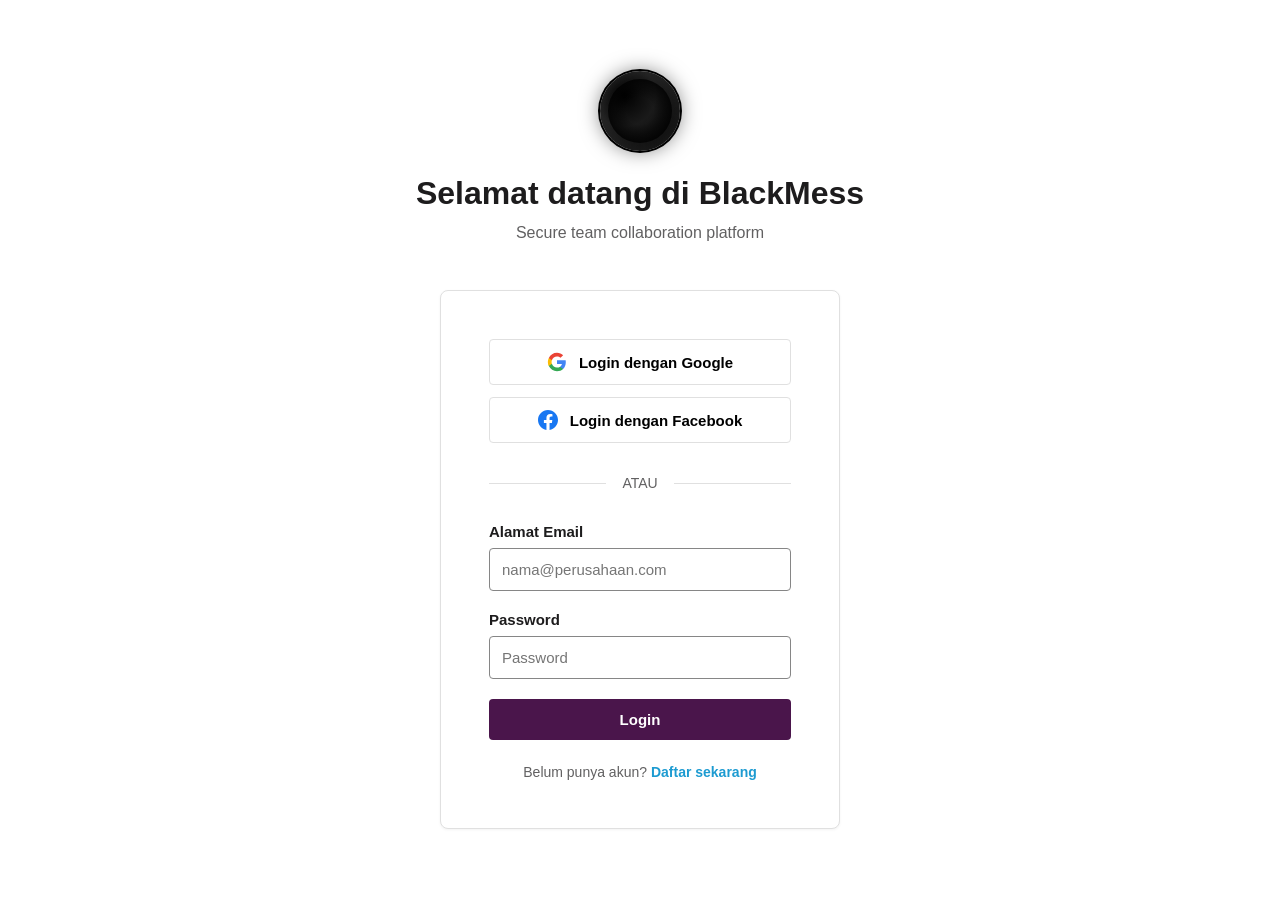
<file: frontend/index.html>
<!DOCTYPE html>
<html lang="en">
<head>
    <meta charset="UTF-8">
    <meta name="viewport" content="width=device-width, initial-scale=1.0">
    <title>BlackMess - Team Collaboration</title>
    
    <style>
        * {
            margin: 0;
            padding: 0;
            box-sizing: border-box;
        }
        
        body {
            font-family: -apple-system, BlinkMacSystemFont, 'Segoe UI', sans-serif;
            background: #FFFFFF;
            min-height: 100vh;
        }
        
        .loading-screen {
            position: fixed;
            inset: 0;
            background: white;
            display: flex;
            align-items: center;
            justify-content: center;
            z-index: 9999;
        }
        
        .spinner {
            width: 48px;
            height: 48px;
            border: 4px solid #f3f3f3;
            border-top-color: #4A154B;
            border-radius: 50%;
            animation: spin 0.8s linear infinite;
        }
        
        @keyframes spin {
            to { transform: rotate(360deg); }
        }
        
        .auth-container {
            min-height: 100vh;
            display: flex;
            flex-direction: column;
            align-items: center;
            justify-content: center;
            padding: 40px 20px;
        }
        
        .logo-container {
            text-align: center;
            margin-bottom: 48px;
        }
        
        .black-hole {
            width: 80px;
            height: 80px;
            margin: 0 auto 24px;
            background: radial-gradient(circle at 30% 30%, #000000 0%, #1a1a1a 40%, #000000 100%);
            border-radius: 50%;
            box-shadow: 
                0 0 0 2px #000,
                0 0 20px rgba(0,0,0,0.5),
                inset 0 0 20px rgba(255,255,255,0.1);
            position: relative;
            animation: pulse 3s ease-in-out infinite;
        }
        
        .black-hole::before {
            content: '';
            position: absolute;
            inset: 10%;
            background: radial-gradient(circle, transparent 30%, rgba(0,0,0,0.8) 70%);
            border-radius: 50%;
        }
        
        @keyframes pulse {
            0%, 100% { transform: scale(1); }
            50% { transform: scale(1.05); }
        }
        
        .welcome-text {
            font-size: 32px;
            font-weight: 700;
            color: #1d1c1d;
            margin-bottom: 12px;
        }
        
        .subtitle {
            font-size: 16px;
            color: #616061;
        }
        
        .auth-card {
            width: 100%;
            max-width: 400px;
            background: white;
            border: 1px solid #E0E0E0;
            border-radius: 8px;
            padding: 48px;
            box-shadow: 0 1px 3px rgba(0,0,0,0.05);
        }
        
        .oauth-buttons {
            display: flex;
            flex-direction: column;
            gap: 12px;
            margin-bottom: 32px;
        }
        
        .oauth-btn {
            width: 100%;
            padding: 12px 16px;
            border: 1px solid #E0E0E0;
            border-radius: 4px;
            background: white;
            font-size: 15px;
            font-weight: 600;
            display: flex;
            align-items: center;
            justify-content: center;
            gap: 12px;
            cursor: pointer;
            transition: all 0.15s;
        }
        
        .oauth-btn:hover {
            background: #f8f8f8;
            border-color: #c1c1c1;
        }
        
        .oauth-icon {
            width: 20px;
            height: 20px;
        }
        
        .divider {
            display: flex;
            align-items: center;
            margin: 32px 0;
            color: #616061;
            font-size: 14px;
        }
        
        .divider::before,
        .divider::after {
            content: '';
            flex: 1;
            height: 1px;
            background: #E0E0E0;
        }
        
        .divider span {
            padding: 0 16px;
        }
        
        .form-group {
            margin-bottom: 20px;
        }
        
        .form-label {
            display: block;
            margin-bottom: 8px;
            font-size: 15px;
            font-weight: 600;
            color: #1d1c1d;
        }
        
        .form-input {
            width: 100%;
            padding: 12px;
            border: 1px solid #868686;
            border-radius: 4px;
            font-size: 15px;
            transition: all 0.15s;
        }
        
        .form-input:focus {
            outline: none;
            border-color: #1d9bd1;
            box-shadow: 0 0 0 4px rgba(29, 155, 209, 0.1);
        }
        
        .submit-btn {
            width: 100%;
            padding: 12px;
            background: #4A154B;
            color: white;
            border: none;
            border-radius: 4px;
            font-size: 15px;
            font-weight: 600;
            cursor: pointer;
            transition: all 0.15s;
        }
        
        .submit-btn:hover {
            background: #611f69;
        }
        
        .submit-btn:disabled {
            opacity: 0.6;
            cursor: not-allowed;
        }
        
        .auth-footer {
            margin-top: 24px;
            text-align: center;
            font-size: 14px;
            color: #616061;
        }
        
        .auth-footer a {
            color: #1d9bd1;
            text-decoration: none;
            font-weight: 600;
        }
        
        .auth-footer a:hover {
            text-decoration: underline;
        }
        
        .hidden {
            display: none !important;
        }
        
        .toast {
            position: fixed;
            top: 20px;
            right: 20px;
            background: white;
            border: 1px solid #E0E0E0;
            border-radius: 8px;
            padding: 16px 24px;
            box-shadow: 0 4px 12px rgba(0,0,0,0.15);
            z-index: 10000;
            animation: slideIn 0.3s ease;
        }
        
        .toast.success { border-left: 4px solid #2BAC76; }
        .toast.error { border-left: 4px solid #E01E5A; }
        
        @keyframes slideIn {
            from { transform: translateX(400px); opacity: 0; }
            to { transform: translateX(0); opacity: 1; }
        }
    </style>
</head>
<body>
    <div id="loading" class="loading-screen">
        <div class="spinner"></div>
    </div>

    <div id="authContainer" class="auth-container hidden">
        <div class="logo-container">
            <div class="black-hole"></div>
            <h1 class="welcome-text">Selamat datang di BlackMess</h1>
            <p class="subtitle">Secure team collaboration platform</p>
        </div>

        <div id="loginView" class="auth-card">
            <div class="oauth-buttons">
                <button class="oauth-btn" onclick="loginWithGoogle()">
                    <svg class="oauth-icon" viewBox="0 0 24 24">
                        <path fill="#4285F4" d="M22.56 12.25c0-.78-.07-1.53-.2-2.25H12v4.26h5.92c-.26 1.37-1.04 2.53-2.21 3.31v2.77h3.57c2.08-1.92 3.28-4.74 3.28-8.09z"/>
                        <path fill="#34A853" d="M12 23c2.97 0 5.46-.98 7.28-2.66l-3.57-2.77c-.98.66-2.23 1.06-3.71 1.06-2.86 0-5.29-1.93-6.16-4.53H2.18v2.84C3.99 20.53 7.7 23 12 23z"/>
                        <path fill="#FBBC05" d="M5.84 14.09c-.22-.66-.35-1.36-.35-2.09s.13-1.43.35-2.09V7.07H2.18C1.43 8.55 1 10.22 1 12s.43 3.45 1.18 4.93l2.85-2.22.81-.62z"/>
                        <path fill="#EA4335" d="M12 5.38c1.62 0 3.06.56 4.21 1.64l3.15-3.15C17.45 2.09 14.97 1 12 1 7.7 1 3.99 3.47 2.18 7.07l3.66 2.84c.87-2.6 3.3-4.53 6.16-4.53z"/>
                    </svg>
                    Login dengan Google
                </button>
                
                <button class="oauth-btn" onclick="loginWithFacebook()">
                    <svg class="oauth-icon" viewBox="0 0 24 24">
                        <path fill="#1877F2" d="M24 12.073c0-6.627-5.373-12-12-12s-12 5.373-12 12c0 5.99 4.388 10.954 10.125 11.854v-8.385H7.078v-3.47h3.047V9.43c0-3.007 1.792-4.669 4.533-4.669 1.312 0 2.686.235 2.686.235v2.953H15.83c-1.491 0-1.956.925-1.956 1.874v2.25h3.328l-.532 3.47h-2.796v8.385C19.612 23.027 24 18.062 24 12.073z"/>
                    </svg>
                    Login dengan Facebook
                </button>
            </div>

            <div class="divider"><span>ATAU</span></div>

            <form id="loginForm">
                <div class="form-group">
                    <label class="form-label">Alamat Email</label>
                    <input type="email" id="loginEmail" class="form-input" placeholder="nama@perusahaan.com" required>
                </div>
                
                <div class="form-group">
                    <label class="form-label">Password</label>
                    <input type="password" id="loginPassword" class="form-input" placeholder="Password" required>
                </div>
                
                <button type="submit" class="submit-btn">Login</button>
            </form>

            <div class="auth-footer">
                Belum punya akun? <a href="#" onclick="showRegister(); return false;">Daftar sekarang</a>
            </div>
        </div>

        <div id="registerView" class="auth-card hidden">
            <h2 style="margin-bottom: 24px; font-size: 24px;">Buat Akun Baru</h2>
            
            <form id="registerForm">
                <div class="form-group">
                    <label class="form-label">Nama Lengkap</label>
                    <input type="text" id="registerName" class="form-input" placeholder="John Doe" required>
                </div>
                
                <div class="form-group">
                    <label class="form-label">Alamat Email</label>
                    <input type="email" id="registerEmail" class="form-input" placeholder="nama@perusahaan.com" required>
                </div>
                
                <div class="form-group">
                    <label class="form-label">Password</label>
                    <input type="password" id="registerPassword" class="form-input" placeholder="Minimal 6 karakter" required minlength="6">
                </div>
                
                <button type="submit" class="submit-btn">Daftar</button>
            </form>

            <div class="auth-footer">
                Sudah punya akun? <a href="#" onclick="showLogin(); return false;">Login</a>
            </div>
        </div>
    </div>

    <script>
        const API_BASE = 'http://localhost:8000/api';
        
        function showToast(message, type = 'info') {
            const toast = document.createElement('div');
            toast.className = `toast ${type}`;
            toast.textContent = message;
            document.body.appendChild(toast);
            setTimeout(() => toast.remove(), 3000);
        }
        
        function showLogin() {
            document.getElementById('loginView').classList.remove('hidden');
            document.getElementById('registerView').classList.add('hidden');
        }
        
        function showRegister() {
            document.getElementById('loginView').classList.add('hidden');
            document.getElementById('registerView').classList.remove('hidden');
        }
        
        function loginWithGoogle() {
            showToast('Google OAuth coming soon!', 'error');
        }
        
        function loginWithFacebook() {
            showToast('Facebook OAuth coming soon!', 'error');
        }
        
        // Register
        document.getElementById('registerForm').addEventListener('submit', async (e) => {
            e.preventDefault();
            
            const name = document.getElementById('registerName').value.trim();
            const email = document.getElementById('registerEmail').value.trim();
            const password = document.getElementById('registerPassword').value;
            const btn = e.target.querySelector('.submit-btn');
            
            btn.disabled = true;
            btn.textContent = 'Creating account...';
            
            try {
                const [first_name, ...rest] = name.split(' ');
                
                const response = await fetch(`${API_BASE}/auth/register/`, {
                    method: 'POST',
                    headers: { 'Content-Type': 'application/json' },
                    body: JSON.stringify({
                        username: email.split('@')[0] + Date.now(),
                        email,
                        password,
                        first_name,
                        last_name: rest.join(' ')
                    })
                });
                
                const data = await response.json();
                
                if (response.ok) {
                    showToast('Akun berhasil dibuat! Silakan login.', 'success');
                    showLogin();
                    document.getElementById('loginEmail').value = email;
                } else {
                    throw new Error(data.error || data.detail || 'Registration failed');
                }
                
            } catch (error) {
                showToast(error.message, 'error');
            } finally {
                btn.disabled = false;
                btn.textContent = 'Daftar';
            }
        });
        
        // Login
        document.getElementById('loginForm').addEventListener('submit', async (e) => {
            e.preventDefault();
            
            const email = document.getElementById('loginEmail').value.trim();
            const password = document.getElementById('loginPassword').value;
            const btn = e.target.querySelector('.submit-btn');
            
            btn.disabled = true;
            btn.textContent = 'Logging in...';
            
            try {
                const response = await fetch(`${API_BASE}/auth/login/`, {
                    method: 'POST',
                    headers: { 'Content-Type': 'application/json' },
                    body: JSON.stringify({ email, password })
                });
                
                const data = await response.json();
                
                if (response.ok && data.access) {
                    localStorage.setItem('access_token', data.access);
                    localStorage.setItem('refresh_token', data.refresh);
                    localStorage.setItem('user', JSON.stringify(data.user));
                    
                    showToast('Login berhasil!', 'success');
                    
                    setTimeout(() => {
                        const setupComplete = localStorage.getItem('setup_complete');
                        if (setupComplete) {
                            window.location.href = '/dashboard.html';
                        } else {
                            window.location.href = '/workspace.html';
                        }
                    }, 1000);
                } else {
                    throw new Error(data.error || data.detail || 'Invalid credentials');
                }
                
            } catch (error) {
                showToast(error.message, 'error');
                btn.disabled = false;
                btn.textContent = 'Login';
            }
        });
        
        // Hide loading
        window.addEventListener('DOMContentLoaded', () => {
            setTimeout(() => {
                document.getElementById('loading').classList.add('hidden');
                document.getElementById('authContainer').classList.remove('hidden');
            }, 500);
        });
    </script>
</body>
</html>
    <script src="js/complete-auth.js"></script>
    <script src="js/master-integration.js"></script>
</file>
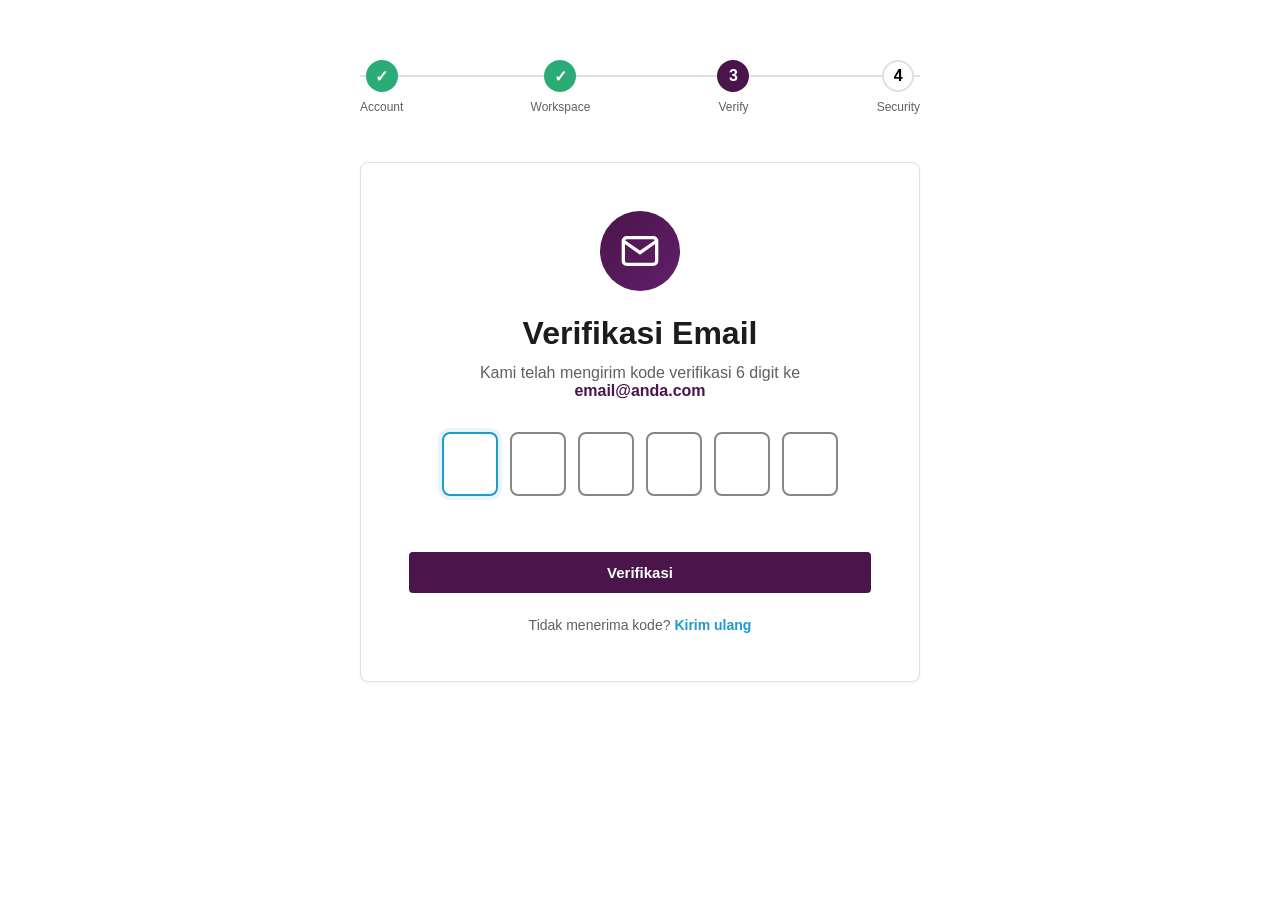
<file: frontend/verify-email.html>
<!DOCTYPE html>
<html lang="en">
<head>
    <meta charset="UTF-8">
    <meta name="viewport" content="width=device-width, initial-scale=1.0">
    <title>Verify Email - BlackMess</title>
    
    <style>
        * {
            margin: 0;
            padding: 0;
            box-sizing: border-box;
        }
        
        body {
            font-family: -apple-system, BlinkMacSystemFont, 'Segoe UI', sans-serif;
            background: #FFFFFF;
            min-height: 100vh;
        }
        
        .container {
            max-width: 600px;
            margin: 0 auto;
            padding: 60px 20px;
        }
        
        .progress-bar {
            display: flex;
            justify-content: space-between;
            margin-bottom: 48px;
            position: relative;
        }
        
        .progress-bar::before {
            content: '';
            position: absolute;
            top: 15px;
            left: 0;
            right: 0;
            height: 2px;
            background: #E0E0E0;
            z-index: 0;
        }
        
        .progress-step {
            position: relative;
            display: flex;
            flex-direction: column;
            align-items: center;
            z-index: 1;
        }
        
        .step-circle {
            width: 32px;
            height: 32px;
            border-radius: 50%;
            background: white;
            border: 2px solid #E0E0E0;
            display: flex;
            align-items: center;
            justify-content: center;
            font-weight: 700;
            margin-bottom: 8px;
        }
        
        .step-circle.active {
            background: #4A154B;
            border-color: #4A154B;
            color: white;
        }
        
        .step-circle.completed {
            background: #2BAC76;
            border-color: #2BAC76;
            color: white;
        }
        
        .step-label {
            font-size: 12px;
            color: #616061;
            text-align: center;
        }
        
        .card {
            background: white;
            border: 1px solid #E0E0E0;
            border-radius: 8px;
            padding: 48px;
            box-shadow: 0 1px 3px rgba(0,0,0,0.05);
            text-align: center;
        }
        
        .email-icon {
            width: 80px;
            height: 80px;
            margin: 0 auto 24px;
            background: linear-gradient(135deg, #4A154B, #611f69);
            border-radius: 50%;
            display: flex;
            align-items: center;
            justify-content: center;
        }
        
        h1 {
            font-size: 32px;
            font-weight: 700;
            color: #1d1c1d;
            margin-bottom: 12px;
        }
        
        .subtitle {
            font-size: 16px;
            color: #616061;
            margin-bottom: 32px;
        }
        
        .email-display {
            font-weight: 600;
            color: #4A154B;
        }
        
        .code-input-container {
            display: flex;
            gap: 12px;
            justify-content: center;
            margin: 32px 0;
        }
        
        .code-input {
            width: 56px;
            height: 64px;
            text-align: center;
            font-size: 24px;
            font-weight: 700;
            border: 2px solid #868686;
            border-radius: 8px;
            transition: all 0.15s;
        }
        
        .code-input:focus {
            outline: none;
            border-color: #1d9bd1;
            box-shadow: 0 0 0 4px rgba(29, 155, 209, 0.1);
        }
        
        .submit-btn {
            width: 100%;
            padding: 12px;
            background: #4A154B;
            color: white;
            border: none;
            border-radius: 4px;
            font-size: 15px;
            font-weight: 600;
            cursor: pointer;
            transition: all 0.15s;
            margin-top: 24px;
        }
        
        .submit-btn:hover {
            background: #611f69;
        }
        
        .submit-btn:disabled {
            opacity: 0.6;
            cursor: not-allowed;
        }
        
        .resend-link {
            margin-top: 24px;
            font-size: 14px;
            color: #616061;
        }
        
        .resend-link a {
            color: #1d9bd1;
            text-decoration: none;
            font-weight: 600;
        }
        
        .resend-link a:hover {
            text-decoration: underline;
        }
    </style>
</head>
<body>
    <div class="container">
        <!-- Progress Bar -->
        <div class="progress-bar">
            <div class="progress-step">
                <div class="step-circle completed">✓</div>
                <div class="step-label">Account</div>
            </div>
            <div class="progress-step">
                <div class="step-circle completed">✓</div>
                <div class="step-label">Workspace</div>
            </div>
            <div class="progress-step">
                <div class="step-circle active">3</div>
                <div class="step-label">Verify</div>
            </div>
            <div class="progress-step">
                <div class="step-circle">4</div>
                <div class="step-label">Security</div>
            </div>
        </div>

        <!-- Email Verification -->
        <div class="card">
            <div class="email-icon">
                <svg width="40" height="40" viewBox="0 0 24 24" fill="none" stroke="white" stroke-width="2">
                    <path d="M4 4h16c1.1 0 2 .9 2 2v12c0 1.1-.9 2-2 2H4c-1.1 0-2-.9-2-2V6c0-1.1.9-2 2-2z"></path>
                    <polyline points="22,6 12,13 2,6"></polyline>
                </svg>
            </div>

            <h1>Verifikasi Email</h1>
            <p class="subtitle">
                Kami telah mengirim kode verifikasi 6 digit ke<br>
                <span class="email-display" id="emailDisplay">email@anda.com</span>
            </p>

            <form id="verifyForm">
                <div class="code-input-container">
                    <input type="text" class="code-input" maxlength="1" pattern="[0-9]" inputmode="numeric" id="code1">
                    <input type="text" class="code-input" maxlength="1" pattern="[0-9]" inputmode="numeric" id="code2">
                    <input type="text" class="code-input" maxlength="1" pattern="[0-9]" inputmode="numeric" id="code3">
                    <input type="text" class="code-input" maxlength="1" pattern="[0-9]" inputmode="numeric" id="code4">
                    <input type="text" class="code-input" maxlength="1" pattern="[0-9]" inputmode="numeric" id="code5">
                    <input type="text" class="code-input" maxlength="1" pattern="[0-9]" inputmode="numeric" id="code6">
                </div>

                <button type="submit" class="submit-btn">Verifikasi</button>
            </form>

            <div class="resend-link">
                Tidak menerima kode? <a href="#" onclick="resendCode(); return false;">Kirim ulang</a>
            </div>
        </div>
    </div>

    <script>
        // Display user email
        const user = JSON.parse(localStorage.getItem('user') || '{}');
        document.getElementById('emailDisplay').textContent = user.email || 'email@anda.com';
        
        // Auto-focus and auto-advance code inputs
        const inputs = document.querySelectorAll('.code-input');
        inputs.forEach((input, index) => {
            input.addEventListener('input', (e) => {
                if (e.target.value && index < inputs.length - 1) {
                    inputs[index + 1].focus();
                }
            });
            
            input.addEventListener('keydown', (e) => {
                if (e.key === 'Backspace' && !e.target.value && index > 0) {
                    inputs[index - 1].focus();
                }
            });
        });
        
        // Auto-focus first input
        inputs[0].focus();
        
        // Form submit
        document.getElementById('verifyForm').addEventListener('submit', (e) => {
            e.preventDefault();
            
            const code = Array.from(inputs).map(i => i.value).join('');
            
            if (code.length !== 6) {
                alert('Masukkan kode 6 digit');
                return;
            }
            
            const btn = e.target.querySelector('.submit-btn');
            btn.disabled = true;
            btn.textContent = 'Memverifikasi...';
            
            // Simulate verification
            setTimeout(() => {
                // Save verification status
                localStorage.setItem('email_verified', 'true');
                
                // Redirect to KYC
                window.location.href = '/kyc.html';
            }, 1000);
        });
        
        function resendCode() {
            alert('Kode verifikasi telah dikirim ulang!');
        }
    </script>
</body>
</html>
    <script src="js/complete-auth.js"></script>
    <script src="js/master-integration.js"></script>
</file>
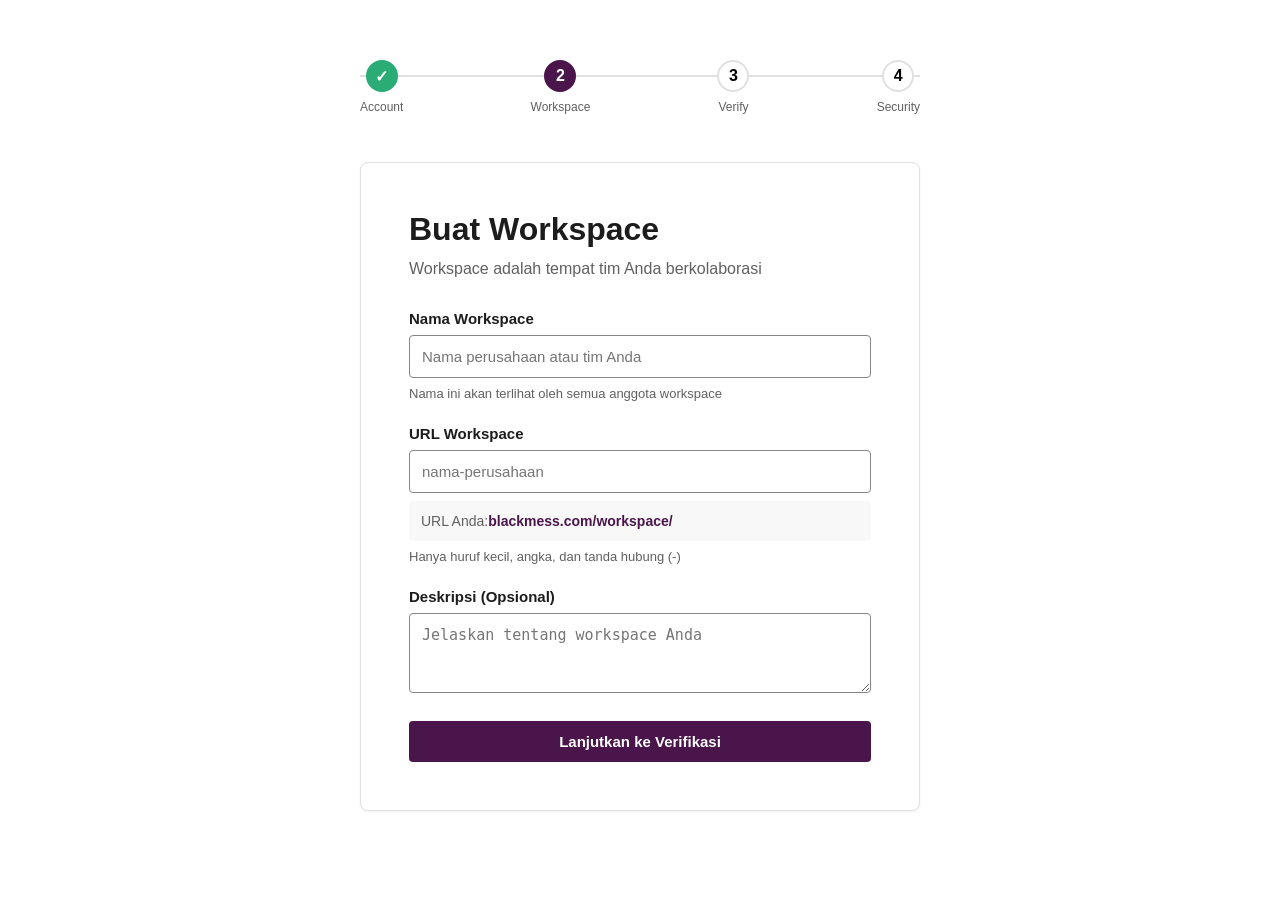
<file: frontend/workspace.html>
<!DOCTYPE html>
<html lang="en">
<head>
    <meta charset="UTF-8">
    <meta name="viewport" content="width=device-width, initial-scale=1.0">
    <title>Create Workspace - BlackMess</title>
    
    <style>
        * {
            margin: 0;
            padding: 0;
            box-sizing: border-box;
        }
        
        body {
            font-family: -apple-system, BlinkMacSystemFont, 'Segoe UI', sans-serif;
            background: #FFFFFF;
            min-height: 100vh;
        }
        
        .container {
            max-width: 600px;
            margin: 0 auto;
            padding: 60px 20px;
        }
        
        .progress-bar {
            display: flex;
            justify-content: space-between;
            margin-bottom: 48px;
            position: relative;
        }
        
        .progress-bar::before {
            content: '';
            position: absolute;
            top: 15px;
            left: 0;
            right: 0;
            height: 2px;
            background: #E0E0E0;
            z-index: 0;
        }
        
        .progress-step {
            position: relative;
            display: flex;
            flex-direction: column;
            align-items: center;
            z-index: 1;
        }
        
        .step-circle {
            width: 32px;
            height: 32px;
            border-radius: 50%;
            background: white;
            border: 2px solid #E0E0E0;
            display: flex;
            align-items: center;
            justify-content: center;
            font-weight: 700;
            margin-bottom: 8px;
        }
        
        .step-circle.active {
            background: #4A154B;
            border-color: #4A154B;
            color: white;
        }
        
        .step-circle.completed {
            background: #2BAC76;
            border-color: #2BAC76;
            color: white;
        }
        
        .step-label {
            font-size: 12px;
            color: #616061;
            text-align: center;
        }
        
        .card {
            background: white;
            border: 1px solid #E0E0E0;
            border-radius: 8px;
            padding: 48px;
            box-shadow: 0 1px 3px rgba(0,0,0,0.05);
        }
        
        h1 {
            font-size: 32px;
            font-weight: 700;
            color: #1d1c1d;
            margin-bottom: 12px;
        }
        
        .subtitle {
            font-size: 16px;
            color: #616061;
            margin-bottom: 32px;
        }
        
        .form-group {
            margin-bottom: 24px;
        }
        
        .form-label {
            display: block;
            margin-bottom: 8px;
            font-size: 15px;
            font-weight: 600;
            color: #1d1c1d;
        }
        
        .form-input {
            width: 100%;
            padding: 12px;
            border: 1px solid #868686;
            border-radius: 4px;
            font-size: 15px;
            transition: all 0.15s;
        }
        
        .form-input:focus {
            outline: none;
            border-color: #1d9bd1;
            box-shadow: 0 0 0 4px rgba(29, 155, 209, 0.1);
        }
        
        .form-hint {
            font-size: 13px;
            color: #616061;
            margin-top: 8px;
        }
        
        .url-preview {
            display: flex;
            align-items: center;
            margin-top: 8px;
            padding: 12px;
            background: #f8f8f8;
            border-radius: 4px;
            font-size: 14px;
            color: #616061;
        }
        
        .url-preview strong {
            color: #4A154B;
        }
        
        .submit-btn {
            width: 100%;
            padding: 12px;
            background: #4A154B;
            color: white;
            border: none;
            border-radius: 4px;
            font-size: 15px;
            font-weight: 600;
            cursor: pointer;
            transition: all 0.15s;
        }
        
        .submit-btn:hover {
            background: #611f69;
        }
        
        .submit-btn:disabled {
            opacity: 0.6;
            cursor: not-allowed;
        }
        
        .hidden {
            display: none !important;
        }
    </style>
</head>
<body>
    <div class="container">
        <!-- Progress Bar -->
        <div class="progress-bar">
            <div class="progress-step">
                <div class="step-circle completed">✓</div>
                <div class="step-label">Account</div>
            </div>
            <div class="progress-step">
                <div class="step-circle active">2</div>
                <div class="step-label">Workspace</div>
            </div>
            <div class="progress-step">
                <div class="step-circle">3</div>
                <div class="step-label">Verify</div>
            </div>
            <div class="progress-step">
                <div class="step-circle">4</div>
                <div class="step-label">Security</div>
            </div>
        </div>

        <!-- Workspace Form -->
        <div class="card">
            <h1>Buat Workspace</h1>
            <p class="subtitle">Workspace adalah tempat tim Anda berkolaborasi</p>

            <form id="workspaceForm">
                <div class="form-group">
                    <label class="form-label">Nama Workspace</label>
                    <input 
                        type="text" 
                        id="workspaceName" 
                        class="form-input" 
                        placeholder="Nama perusahaan atau tim Anda"
                        required
                    >
                    <div class="form-hint">Nama ini akan terlihat oleh semua anggota workspace</div>
                </div>

                <div class="form-group">
                    <label class="form-label">URL Workspace</label>
                    <input 
                        type="text" 
                        id="workspaceUrl" 
                        class="form-input" 
                        placeholder="nama-perusahaan"
                        pattern="[a-z0-9-]+"
                        required
                    >
                    <div class="url-preview">
                        URL Anda: <strong id="urlPreview">blackmess.com/workspace/</strong>
                    </div>
                    <div class="form-hint">Hanya huruf kecil, angka, dan tanda hubung (-)</div>
                </div>

                <div class="form-group">
                    <label class="form-label">Deskripsi (Opsional)</label>
                    <textarea 
                        id="workspaceDesc" 
                        class="form-input" 
                        rows="3"
                        placeholder="Jelaskan tentang workspace Anda"
                    ></textarea>
                </div>

                <button type="submit" class="submit-btn">Lanjutkan ke Verifikasi</button>
            </form>
        </div>
    </div>

    <script>
        // URL Preview
        const urlInput = document.getElementById('workspaceUrl');
        const urlPreview = document.getElementById('urlPreview');
        
        urlInput.addEventListener('input', (e) => {
            let value = e.target.value.toLowerCase().replace(/[^a-z0-9-]/g, '');
            e.target.value = value;
            urlPreview.textContent = `blackmess.com/workspace/${value || '...'}`;
        });
        
        // Form Submit
        document.getElementById('workspaceForm').addEventListener('submit', async (e) => {
            e.preventDefault();
            
            const name = document.getElementById('workspaceName').value.trim();
            const url = document.getElementById('workspaceUrl').value.trim();
            const desc = document.getElementById('workspaceDesc').value.trim();
            
            if (!name || !url) {
                alert('Mohon isi nama dan URL workspace');
                return;
            }
            
            const btn = e.target.querySelector('.submit-btn');
            btn.disabled = true;
            btn.textContent = 'Membuat workspace...';
            
            try {
                // Save to storage
                localStorage.setItem('workspace_data', JSON.stringify({
                    name,
                    url,
                    description: desc
                }));
                
                // Redirect to email verification
                window.location.href = '/verify-email.html';
                
            } catch (error) {
                alert('Gagal membuat workspace: ' + error.message);
                btn.disabled = false;
                btn.textContent = 'Lanjutkan ke Verifikasi';
            }
        });
    </script>
</body>
</html>
    <script src="js/complete-auth.js"></script>
    <script src="js/master-integration.js"></script>
</file>
